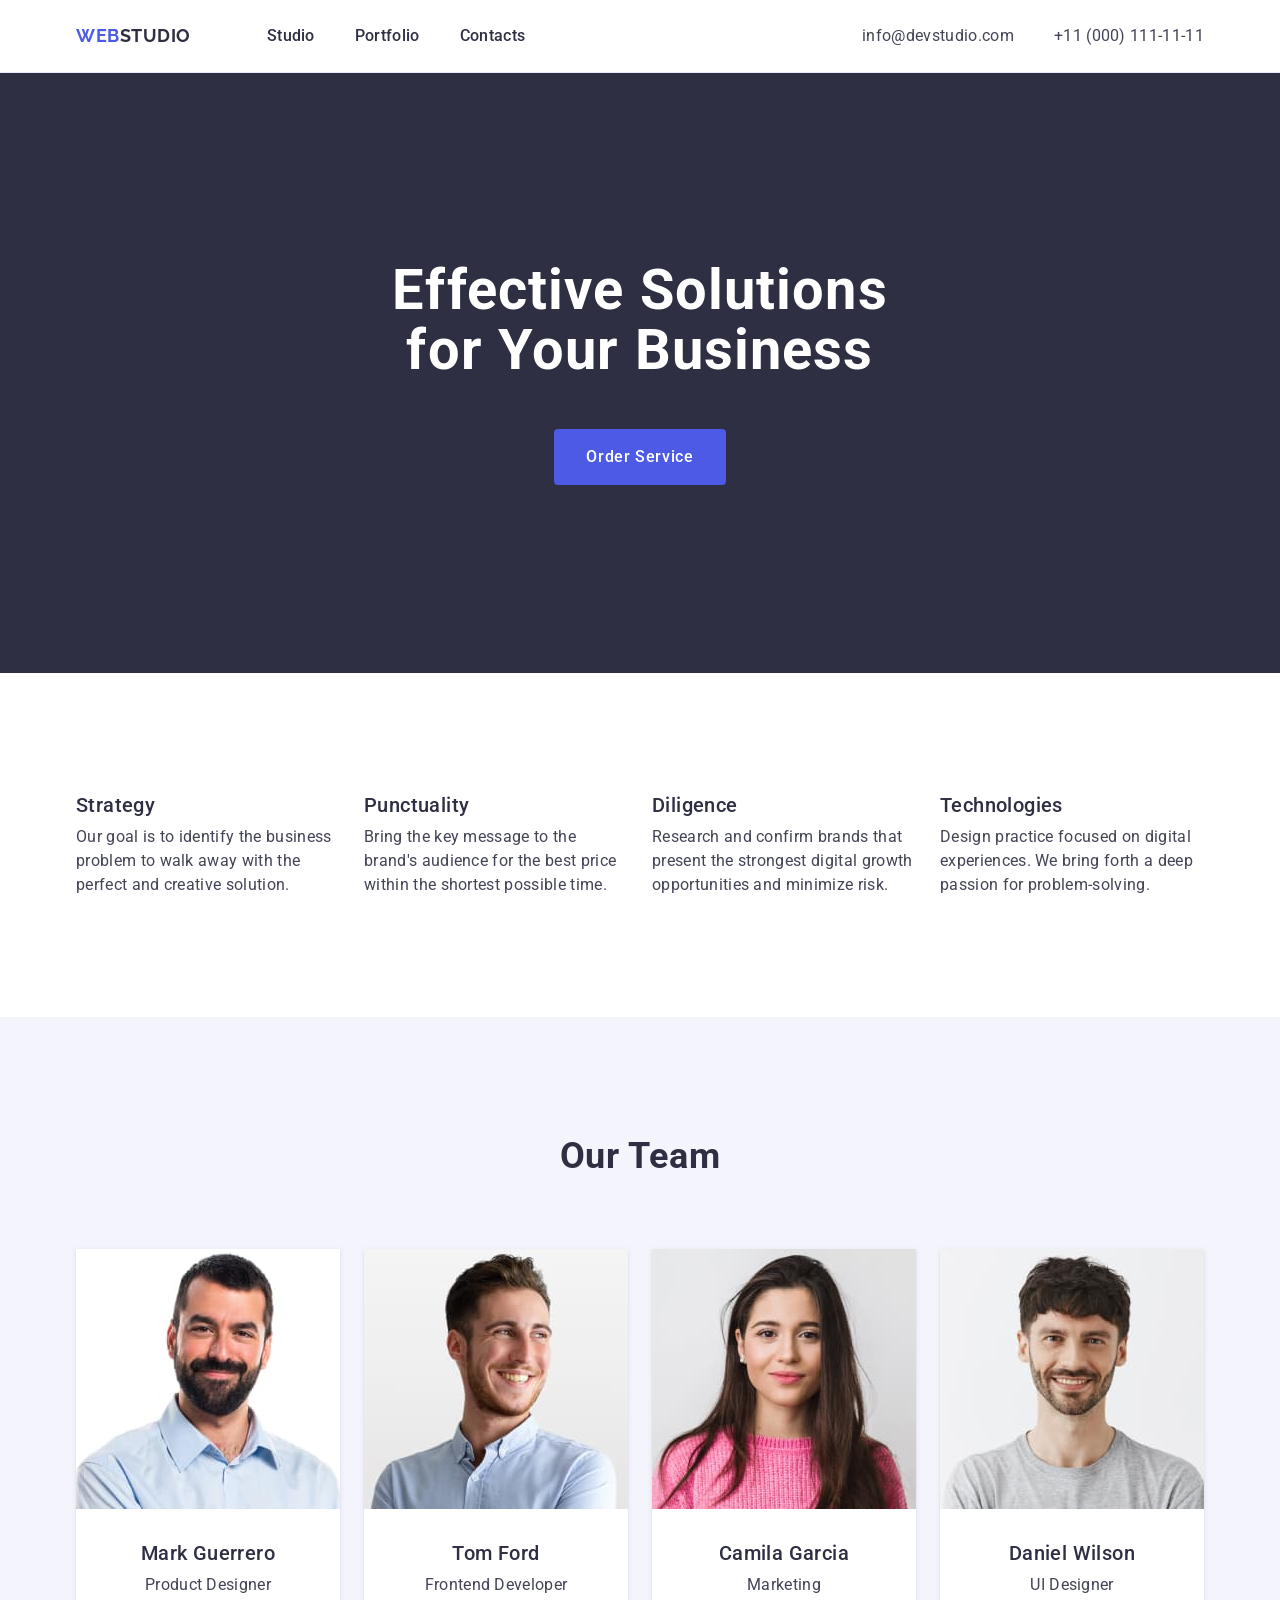
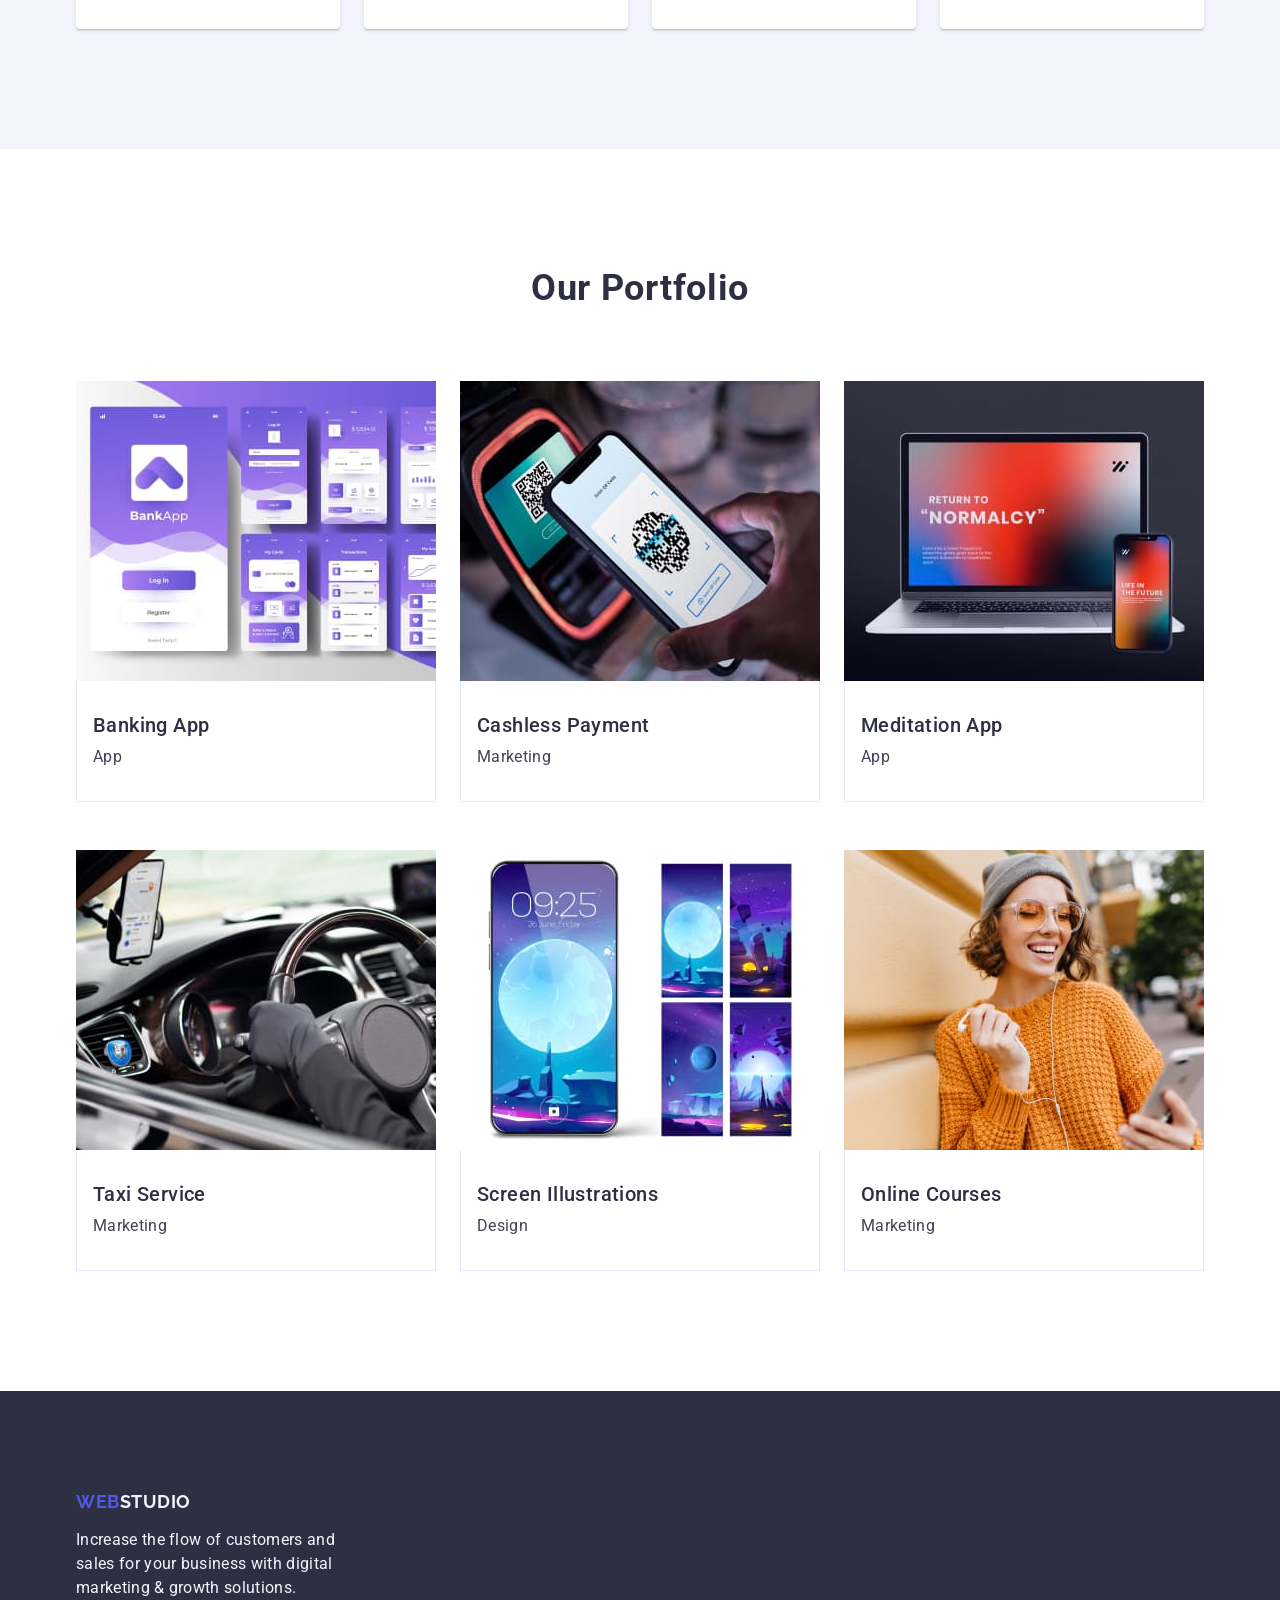
<file: index.html>
<!DOCTYPE html>
<html lang="en">
  <head>
    <meta charset="UTF-8" />
    <meta name="viewport" content="width=device-width, initial-scale=1.0" />
    <title>WebStudio</title>
    <link rel="preconnect" href="https://fonts.googleapis.com" />
    <link rel="preconnect" href="https://fonts.gstatic.com" crossorigin />
    <link
      href="https://fonts.googleapis.com/css2?family=Raleway:wght@700&family=Roboto:wght@400;500;700;900&display=swap"
      rel="stylesheet"
    />
    <link
      rel="stylesheet"
      href="https://cdn.jsdelivr.net/npm/modern-normalize@2.0.0/modern-normalize.min.css"
    />
    <link rel="stylesheet" href="./css/styles.css" />
  </head>
  <body>
    <header class="page-header">
      <div class="container">
        <nav class="page-nav">
          <a class="page-logo" href="./index.html">Web<span>Studio</span></a>
          <ul class="nav-list">
            <li class="nav-item"><a class="link" href="./index.html">Studio</a></li>
            <li class="nav-item"><a class="link" href="">Portfolio</a></li>
            <li class="nav-item"><a class="link" href="">Contacts</a></li>
          </ul>
        </nav>
        <address class="address-header">
          <ul class="address-list">
            <li class="address-item">
              <a class="link" href="mailto:info@devstudio.com"
                >info@devstudio.com</a
              >
            </li>
            <li class="address-item">
              <a class="link" href="tel:+110001111111">+11 (000) 111-11-11</a>
            </li>
          </ul>
        </address>
      </div>
    </header>
    <main>
      <section class="section page-hero">
        <div class="container">
          <h1 class="hero-title">Effective Solutions for Your Business</h1>
          <button class="hero-btn" type="button">Order Service</button>
        </div>
      </section>
      <section class="section features">
        <div class="container">
          <h2 class="visually-hidden">Features</h2>
          <ul class="features-list">
            <li class="features-item">
              <h3 class="item-title">Strategy</h3>
              <p class="item-text">
                Our goal is to identify the business problem to walk away with the
                perfect and creative solution.
              </p>
            </li>
            <li class="features-item">
              <h3 class="item-title">Punctuality</h3>
              <p class="item-text">
                Bring the key message to the brand's audience for the best price
                within the shortest possible time.
              </p>
            </li>
            <li class="features-item">
              <h3 class="item-title">Diligence</h3>
              <p class="item-text">
                Research and confirm brands that present the strongest digital
                growth opportunities and minimize risk.
              </p>
            </li>
            <li class="features-item">
              <h3 class="item-title">Technologies</h3>
              <p class="item-text">
                Design practice focused on digital experiences. We bring forth a
                deep passion for problem-solving.
              </p>
            </li>
          </ul>   
        </div>
      </section>
      <section class="section team">
        <div class="container">
          <h2 class="title">Our Team</h2>
          <ul class="team-list">
            <li class="team-item">
              <div class="thumb">
                <img src="./images/img-4.jpg" alt="Mark Guerrero" width="264" />
              </div>
              <div class="card-content">
                <h3 class="item-title">Mark Guerrero</h3>
                <p class="item-text">Product Designer</p>
              </div>
            </li>
            <li class="team-item">
              <div class="thumb">
                <img src="./images/img-1.jpg" alt="Tom Ford" width="264" />
              </div>
              <div class="card-content">
                <h3 class="item-title">Tom Ford</h3>
                <p class="item-text">Frontend Developer</p>
              </div>
            </li>
            <li class="team-item">
              <div class="thumb">
                <img src="./images/img-2.jpg" alt="Camila Garcia" width="264" />
              </div>
              <div class="card-content">
                <h3 class="item-title">Camila Garcia</h3>
                <p class="item-text">Marketing</p>
              </div>
            </li>
            <li class="team-item">
              <div class="thumb">
                <img src="./images/img-3.jpg" alt="Daniel Wilson" width="264" />
              </div>
              <div class="card-content">
                <h3 class="item-title">Daniel Wilson</h3>
                <p class="item-text">UI Designer</p>
              </div>
            </li>
          </ul>
        </div>
      </section>
      <section class="section portfolio">
        <div class="container">
          <h2 class="title">Our Portfolio</h2>
          <ul class="portfolio-list">
            <li class="portfolio-item">
              <div class="thumb">
                <img src="./images/img-5.jpg" alt="Banking Ap" width="360" />
              </div>
              <div class="card-content">
                <h3 class="item-title">Banking App</h3>
                <p class="item-text">App</p>
              </div>
            </li>
            <li class="portfolio-item">
              <div class="thumb">
                <img src="./images/img-6.jpg" alt="Cashless Payment" width="360" />
              </div>
              <div class="card-content">
                <h3 class="item-title">Cashless Payment</h3>
                <p class="item-text">Marketing</p>
              </div>
            </li>
            <li class="portfolio-item">
              <div class="thumb">
                <img src="./images/img-7.jpg" alt="Meditation App" width="360" />
              </div>
              <div class="card-content">
                <h3 class="item-title">Meditation App</h3>
                <p class="item-text">App</p>
              </div>
            </li>
            <li class="portfolio-item">
              <div class="thumb">
                <img src="./images/img-8.jpg" alt="Taxi Service" width="360" />
              </div>
              <div class="card-content">
                <h3 class="item-title">Taxi Service</h3>
                <p class="item-text">Marketing</p>
              </div>
            </li>
            <li class="portfolio-item">
              <div class="thumb">
                <img src="./images/img-9.jpg" alt="Screen Illustrations" width="360" />
              </div>
              <div class="card-content">
                <h3 class="item-title">Screen Illustrations</h3>
                <p class="item-text">Design</p>
              </div>
            </li>
            <li class="portfolio-item">
              <div class="thumb">
                <img src="./images/img-10.jpg" alt="Online Courses" width="360" />
              </div>
              <div class="card-content">
                <h3 class="item-title">Online Courses</h3>
                <p class="item-text">Marketing</p>
              </div>
            </li>
          </ul>
        </div>
      </section>
    </main>
    <footer class="page-footer">
      <div class="container">
        <a class="page-logo" href="./index.html">Web<span class="logo-text">Studio</span></a>
        <p class="footer-text">
          Increase the flow of customers and sales for your business with digital
          marketing & growth solutions.
        </p>
      </div>
    </footer>
  </body>
</html>
</file>
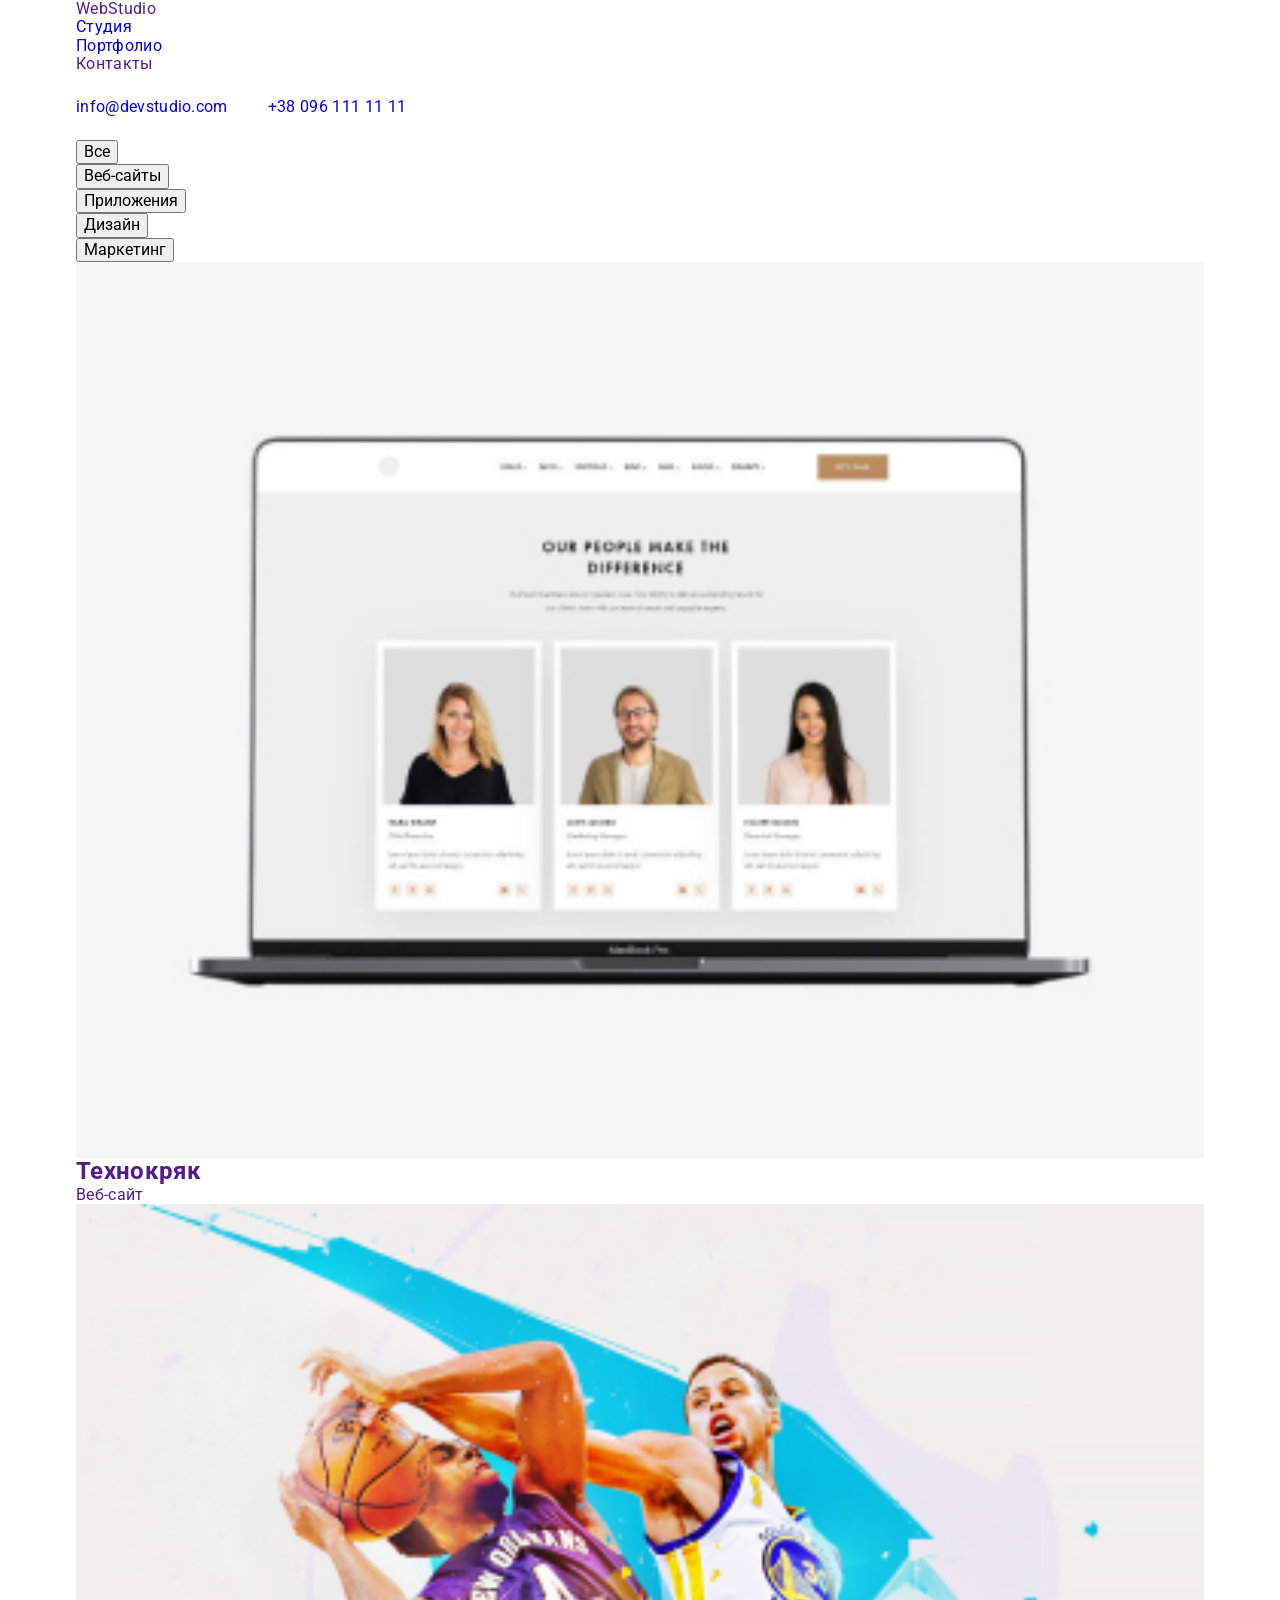
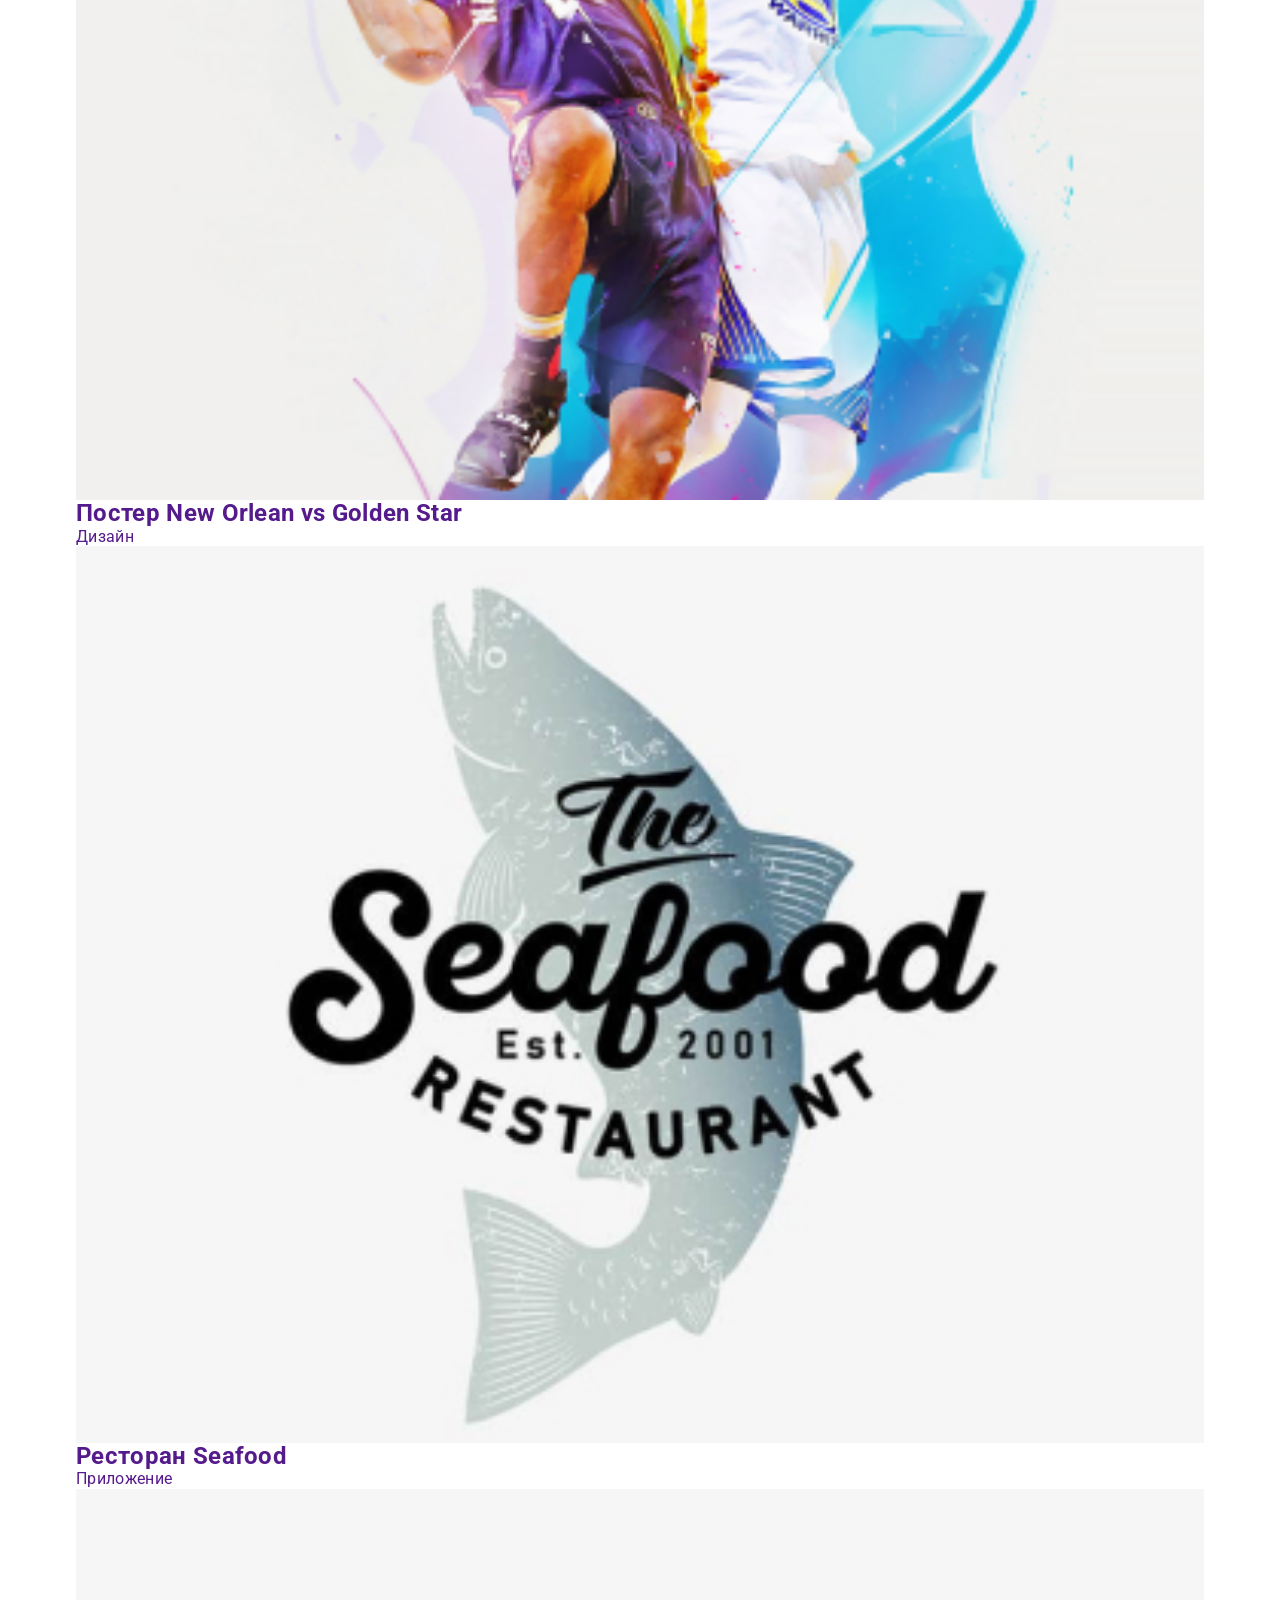
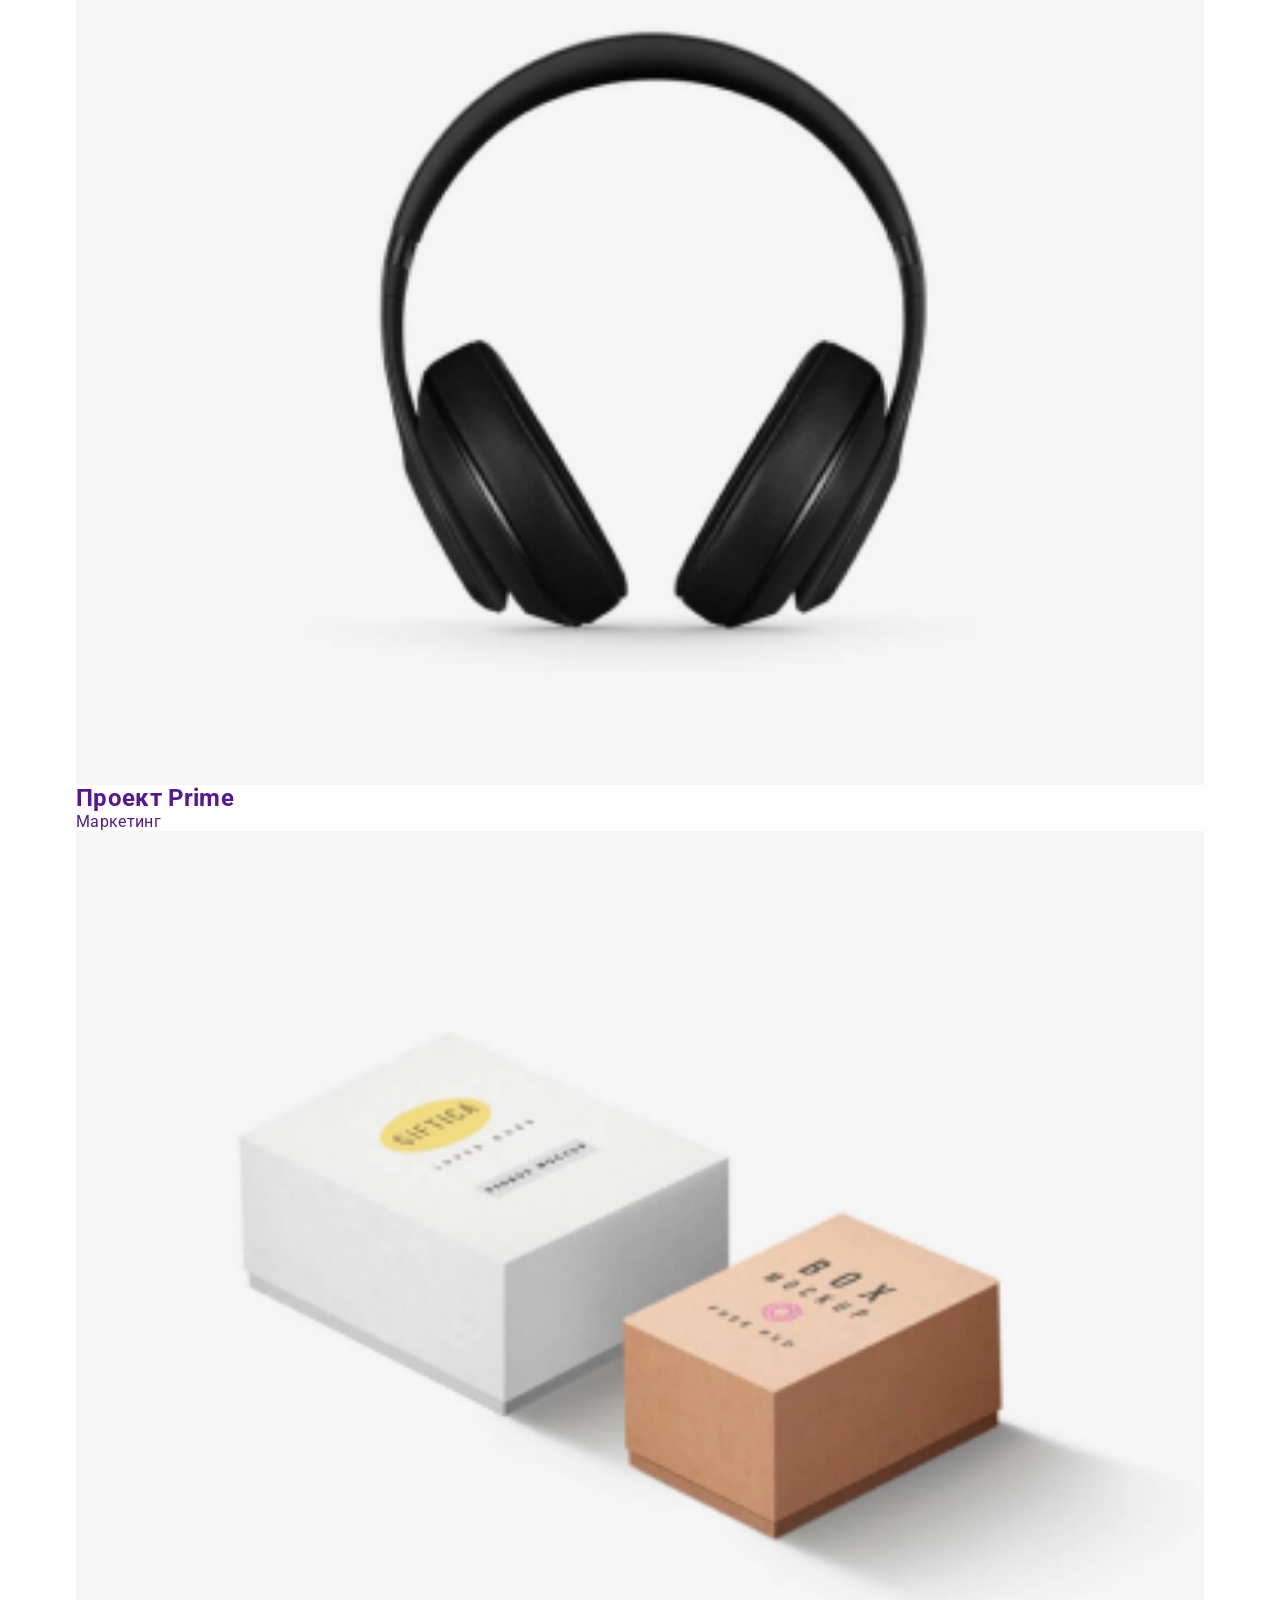
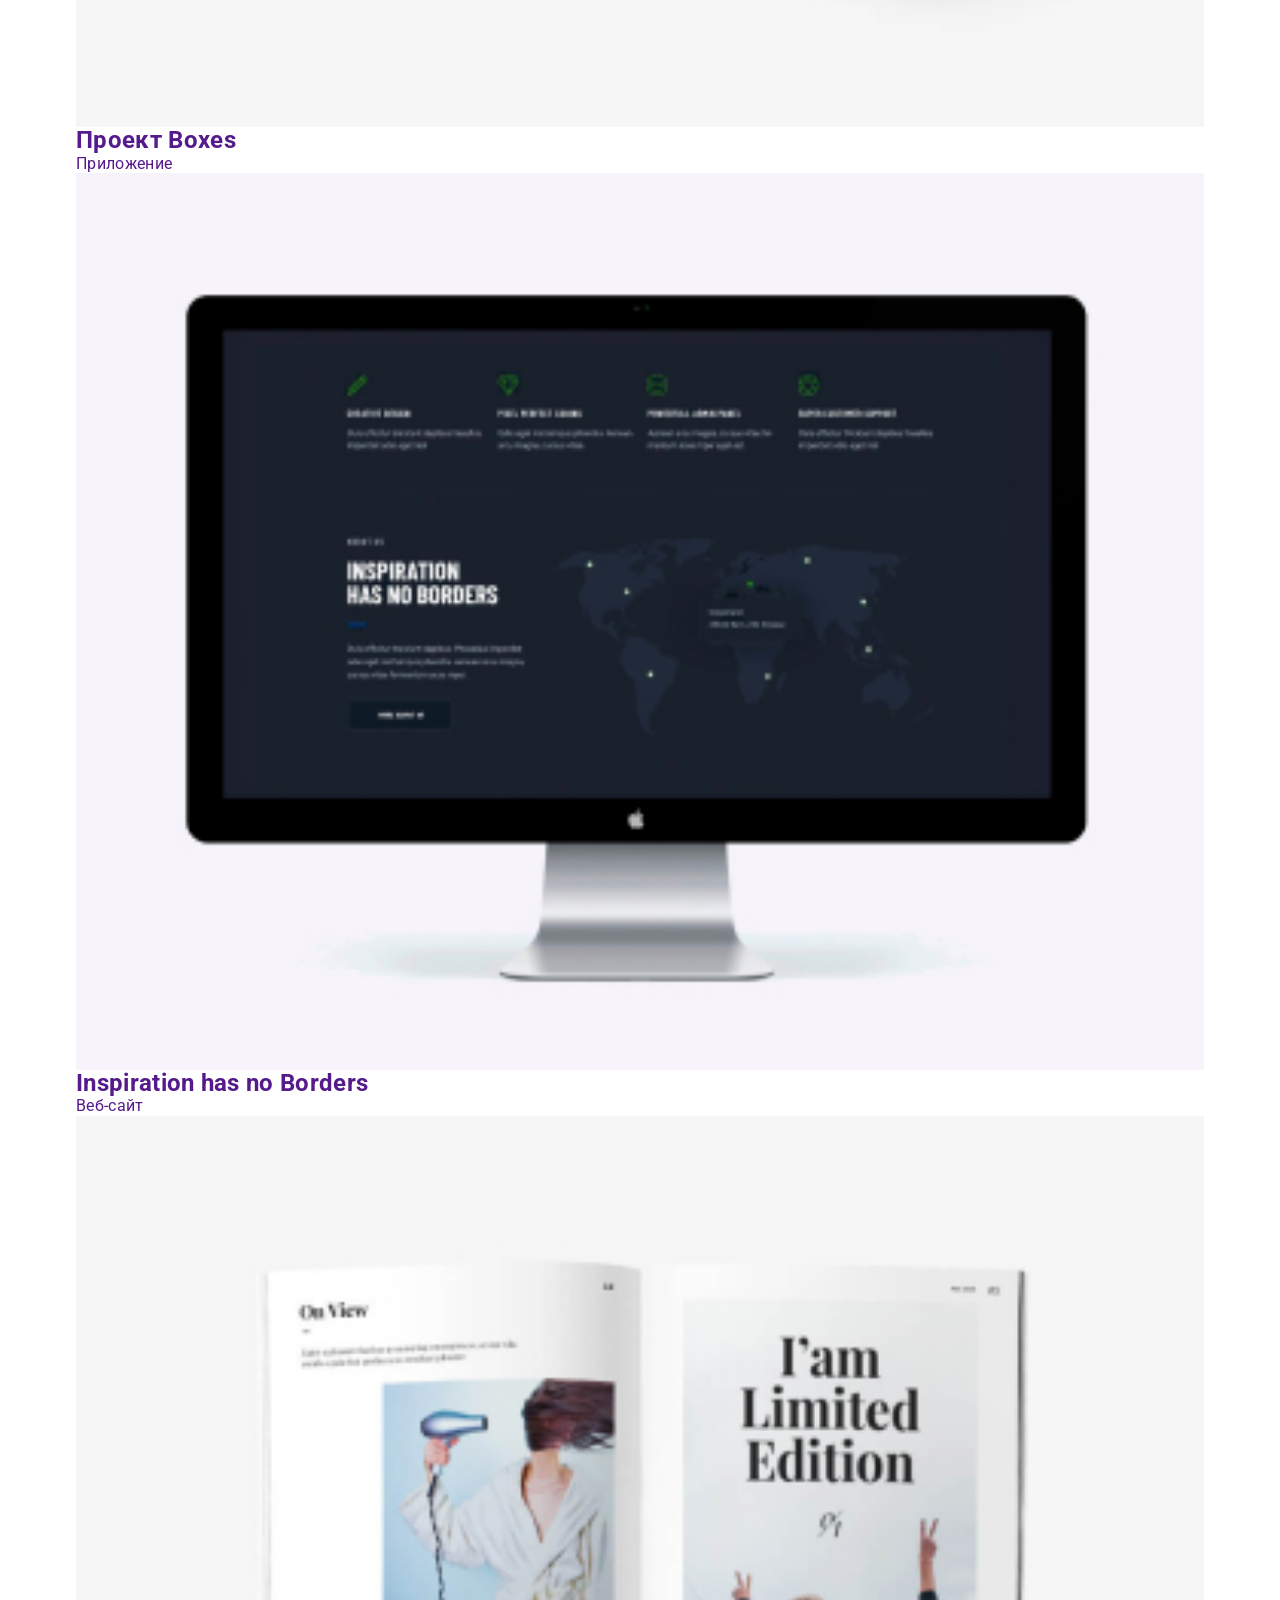
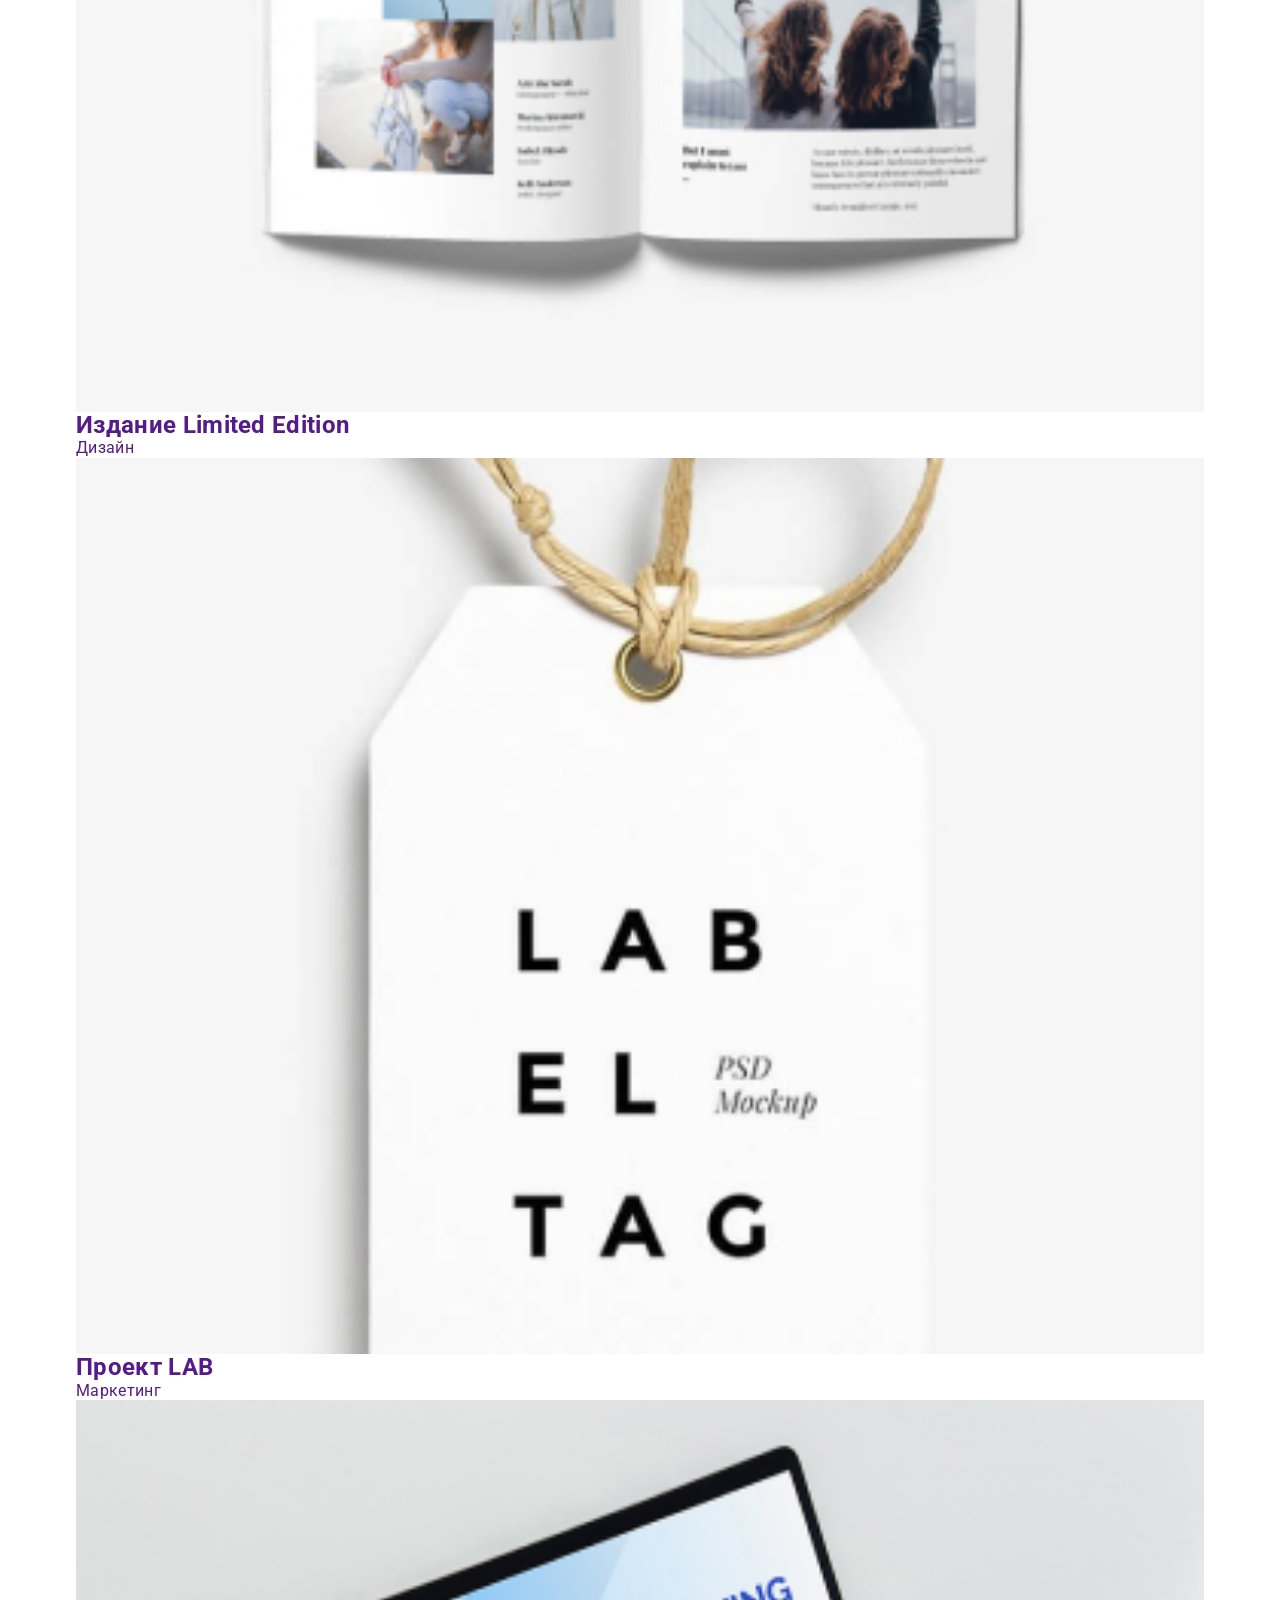
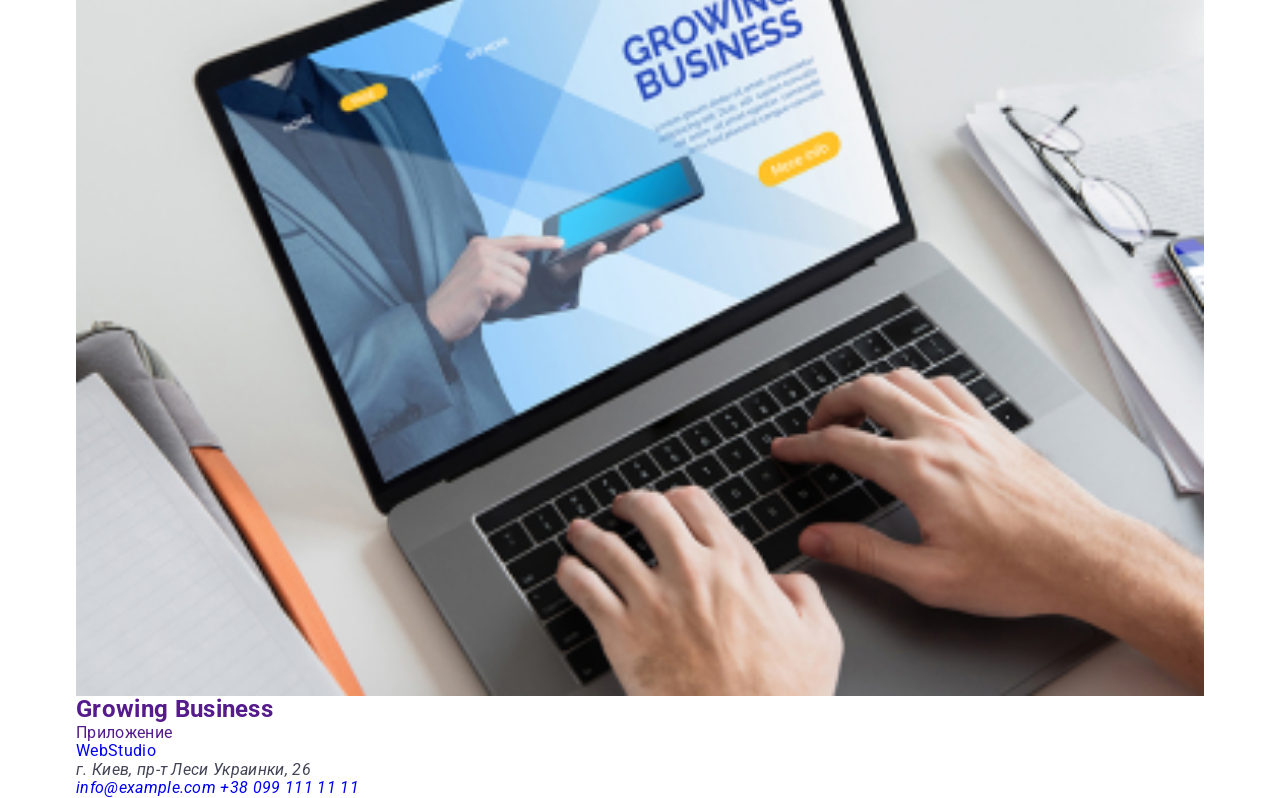
<file: portfolio.html>
<!DOCTYPE html>
<html lang="en">
<head>
    <meta charset="UTF-8">
    <meta name="viewport" content="width=device-width, initial-scale=1.0">
    <link rel="preconnect" href="https://fonts.gstatic.com">
    <link href="https://fonts.googleapis.com/css2?family=Raleway:wght@700&family=Roboto:wght@400;500;700;900&display=swap" rel="stylesheet">
    <link rel="stylesheet" href="https://cdnjs.cloudflare.com/ajax/libs/modern-normalize/1.0.0/modern-normalize.min.css" integrity="sha512-ISS7cAi1PEhQ8jnbJpJZMd29NlhNj4AWYyLOSp2CE/CsHxTCu+r+t0D2yoJudVrd0/8fTVPUVDzY5Tvli75u/g==" crossorigin="anonymous" />
    <link rel="stylesheet" href="./css/styles.css">
    <title>Document</title>
</head>
<body>
    <header class="header-portfolio">
        <div class="container main-nav">
            <nav class="site-nav">
                <a href="" class="logo">Web<span>Studio</span></a>
                <ul class="site-nav-list">
                    <li class="site-nav-item">
                        <a href="./index.html" class="link">Студия</a>
                    </li>
                    <li class="site-nav-item">
                        <a href="./portfolio.html" class="link current">Портфолио</a>
                    </li>
                    <li class="site-nav-item">
                        <a href="" class="link">Контакты</a>
                    </li>
                </ul>
            </nav>
            <address class="address-header">
                <ul class="address-list">
                    <li class="item">
                        <a href="mailto:info@devstudio.com" class="link">info@devstudio.com</a>
                    </li>
                    <li class="item">
                        <a href="tel:+380961111111" class="link">+38 096 111 11 11</a>
                    </li>
                </ul>
            </address>
        </div>
    </header>
    <main>
        <section class="portfolio">
            <h1 class="visually-hidden">Наши проекты</h1>   
            <ul class="button-list container">
                <li class="button-item">
                    <button type="button" class="link-button">Все</button>
                </li>
                <li class="button-item">
                    <button type="button" class="link-button">Веб-сайты</button>
                </li>
                <li class="button-item">
                    <button type="button" class="link-button">Приложения</button>
                </li>
                <li class="button-item">
                    <button type="button" class="link-button">Дизайн</button>
                </li>
                <li class="button-item">
                    <button type="button" class="link-button">Маркетинг</button>
                </li>
            </ul>
            <ul class="projects-list container">
                <li class="project-element">
                    <a href="" class="project-link">
                        <img src="./images/portfolioimg/img.jpg" alt="технокряк" width="370">
                        <div class="project-item">
                            <h2 class="project-title">Технокряк</h2>
                            <p class="project-type">Веб-сайт</p>
                        </div>
                    </a>
                </li>
                <li class="project-element">
                    <a href="" class="project-link">
                        <img src="./images/portfolioimg/poster.jpg" alt="постер" width="370">
                        <div class="project-item">
                            <h2 class="project-title">Постер New Orlean vs Golden Star</h2>
                            <p class="project-type">Дизайн</p>
                        </div>
                    </a>
                </li>
                <li class="project-element">
                    <a href="" class="project-link">
                        <img src="./images/portfolioimg/restoran.jpg" alt="ресторан" width="370">
                        <div class="project-item">
                            <h2 class="project-title">Ресторан Seafood</h2>
                            <p class="project-type">Приложение</p>
                        </div>
                    </a>
                </li>
                <li class="project-element">
                    <a href="" class="project-link">
                        <img src="./images/portfolioimg/prime.jpg" alt="проект прайм" width="370">
                        <div class="project-item">
                            <h2 class="project-title">Проект Prime</h2>
                            <p class="project-type">Маркетинг</p>
                        </div>
                    </a>
                </li>
                <li class="project-element">
                    <a href="" class="project-link">
                        <img src="./images/portfolioimg/boxes.jpg" alt="проект боксы" width="370">
                        <div class="project-item">
                            <h2 class="project-title">Проект Boxes</h2>
                            <p class="project-type">Приложение</p>
                        </div>
                    </a>
                </li>
                <li class="project-element">
                    <a href="" class="project-link">
                        <img src="./images/portfolioimg/insp.jpg" alt="фото" width="370">
                        <div class="project-item">
                            <h2 class="project-title">Inspiration has no Borders</h2>
                            <p class="project-type">Веб-сайт</p>
                        </div>
                    </a>
                </li>
                <li class="project-element">
                    <a href="" class="project-link">
                        <img src="./images/portfolioimg/edition.jpg" alt="издание" width="370">
                        <div class="project-item">
                            <h2 class="project-title">Издание Limited Edition</h2>
                            <p class="project-type">Дизайн</p>
                        </div>
                    </a>
                </li>
                <li class="project-element">
                    <a href="" class="project-link">
                        <img src="./images/portfolioimg/proekt.jpg" alt="лаб" width="370">
                        <div class="project-item">
                            <h2 class="project-title">Проект LAB</h2>
                            <p class="project-type">Маркетинг</p>
                        </div>
                    </a>
                </li>
                <li class="project-element">
                    <a href="" class="project-link">
                        <img src="./images/portfolioimg/growing.jpg" alt="бизнес" width="370">
                        <div class="project-item">
                            <h2 class="project-title">Growing Business</h2>
                            <p class="project-type">Приложение</p>
                        </div>
                    </a>
                </li>
            </ul>
        </section>
    </main>
    <footer class="bottom">
        <div class="container">
            <a href="./index.html" class="logo">Web<span>Studio</span></a>
            <address class="adrs-list">
                <p class="adrs-item">г. Киев, пр-т Леси Украинки, 26</p>
                <a href="mailto:info@example.com" class="adrs-link adrs-item">info@example.com</a>
                <a href="tel:+380991111111" class="adrs-link adrs-item">+38 099 111 11 11</a>
            </address>
        </div>
    </footer>
</body>
</html>
</file>
<file: css/styles.css>
body {
  font-family: "Roboto", sans-serif;
  background: #fff;
  color: #434455;
  font-size: 16px;
  letter-spacing: 0.02em;
}

h1, h2, h3, h4, h5, h6, p {
	margin: 0;
}

ul {
  margin: 0;
  padding-left: 0;
  list-style-type: none;
}

a {
  text-decoration: none;
}

img {
  display: block;
  width: 100%;
}

.container { 
  max-width: 1158px;
  padding-left: 15px;
  padding-right: 15px;
  margin-left:  auto;
  margin-right:  auto;
}

.section {
  padding: 120px 0;
}

.visually-hidden {
  position: absolute;
  width: 1px;
  height: 1px;
  margin: -1px;
  border: 0;
  padding: 0;
  white-space: nowrap;
  clip-path: inset(100%);
  clip: rect(0 0 0 0);
  overflow: hidden;
}

.page-header {
  border-bottom: 1px solid #e7e9fc;
}

.page-header .container {
  display: flex;
  justify-content: space-between;
  line-height: 1.5;
}

.page-logo {
  margin-right: 76px;
  font-family: "Raleway", sans-serif;
  font-weight: 700;
  font-size: 18px;
  line-height: 1.17;
  letter-spacing: 0.03em;
  text-transform: uppercase;
  color: #4d5ae5;
}

.page-logo span {
  color: #2e2f42;
}

.page-nav {
  display: flex;
  align-items: center;
}

.nav-list {
  display: flex;
  gap: 40px;
  font-weight: 500;
}

.nav-item .link {
  display: block;
  color: #2e2f42;
  padding: 24px 0;
}

.address-header {
  padding: 24px 0;
  font-style: normal;
}

.address-list {
  display: flex;
  gap: 40px;
}

.address-item .link {
  color: #434455;
}

.nav-item .link:hover,
.nav-item .link:focus,
.address-list .link:hover,
.address-list .link:focus {
  color: #404bbf;
}

.page-hero {
  padding: 188px 0;
  background-color: #2e2f42;
  text-align: center;
}

.hero-title {
  max-width: 496px;
  margin: 0 auto 48px auto;
  font-weight: 700;
  font-size: 56px;
  line-height: 1.07;
  letter-spacing: 0.02em;
  color: #fff;
}

.hero-btn {
  display: block;
  margin: 0 auto;
  padding: 16px 32px;
  min-width: 169px;
  height: 56px;
  font-family: "Roboto", sans-serif;
  border: none;
  font-weight: 500;
  line-height: 1.5;
  letter-spacing: 0.04em;
  background-color: #4d5ae5;
  border-radius: 4px;
  color: #fff;
  cursor: pointer;
}

.hero-btn:hover,
.hero-btn:focus {
  background-color: #404bbf;
}

.features-list {
  display: flex;
  gap: 24px;
}

.features-item {
  flex-basis: calc((100% - 3 * 24px) / 4);
}

.item-title {
  margin-bottom: 8px;
  font-weight: 500;
  font-size: 20px;
  line-height: 1.2;
  letter-spacing: 0.02em;
  color: #2e2f42;
}

.item-text {
  font-size: 16px;
  line-height: 1.5;
}

.team {
  background-color: #f4f4fd;
}

.title {
  margin-bottom: 72px;
  font-weight: 700;
  font-size: 36px;
  line-height: 1.11;
  letter-spacing: 0.02em;
  text-transform: capitalize;
  text-align: center;
  color: #2e2f42;
}

.team-list {
  display: flex;
  gap: 24px;
}

.team-item {
  flex-basis: calc((100% - 3 * 24px) / 4);
  border-radius: 0 0 4px 4px;
  text-align: center;
  background-color: #fff;
  box-shadow: 0 2px 1px 0 rgba(46, 47, 66, 0.08), 0 1px 1px 0 rgba(46, 47, 66, 0.16), 0 1px 6px 0 rgba(46, 47, 66, 0.08);
}

.card-content {
  padding: 32px 0;
}

.portfolio-list {
  display: flex;
  flex-wrap: wrap;
  gap: 24px;
  row-gap: 48px;
}

.portfolio-item {
  flex-basis: calc((100% - 2 * 24px) / 3);
}

.portfolio-item .card-content {
  padding: 32px 16px;
  border-bottom: 1px solid #e7e9fc;
  border-left: 1px solid #e7e9fc;
  border-right: 1px solid #e7e9fc;
}

.page-footer {
  padding: 100px 0;
  background-color: #2e2f42;
}

.page-footer .page-logo {
  display: inline-block;
  margin-bottom: 16px;
  color: #4d5ae5;
}

.page-logo .logo-text {
  color: #f4f4fd;
}

.footer-text {
  max-width: 264px;
  line-height: 1.5;
  color: #f4f4fd;
}
</file>
